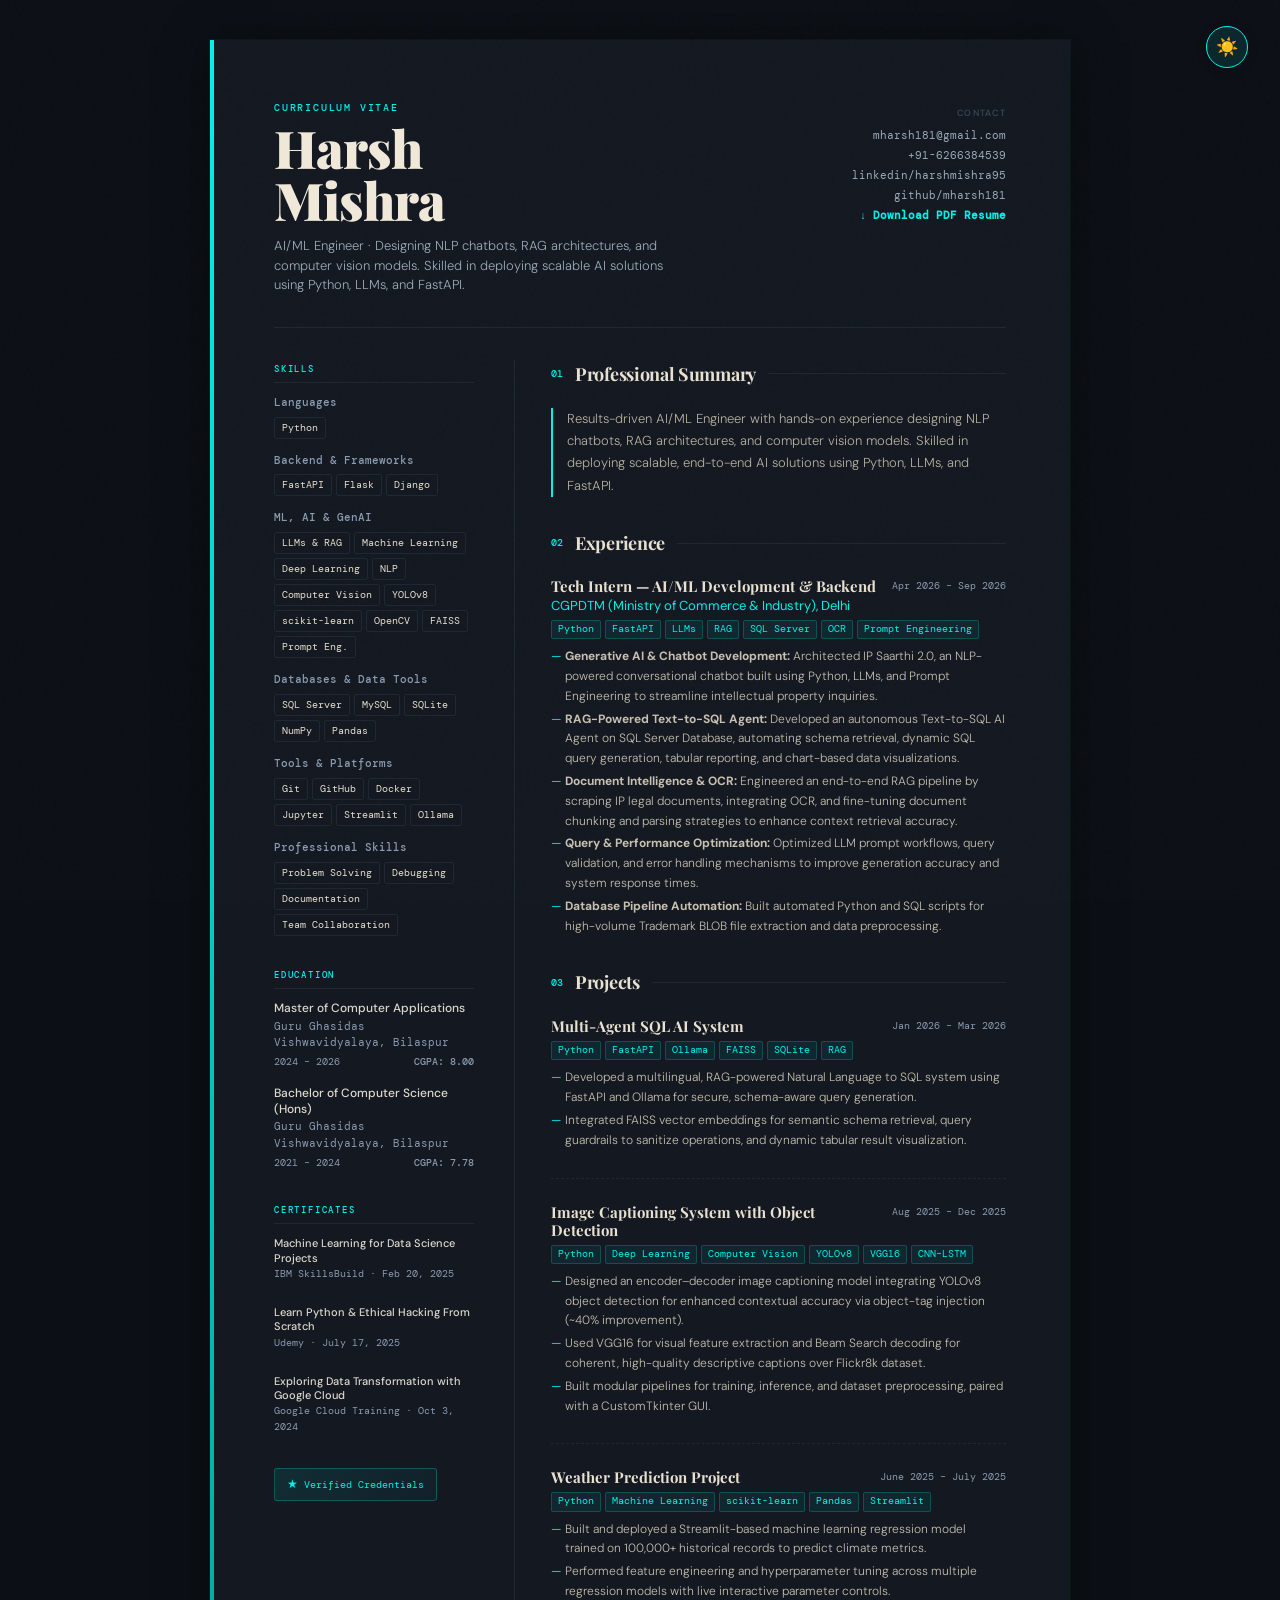
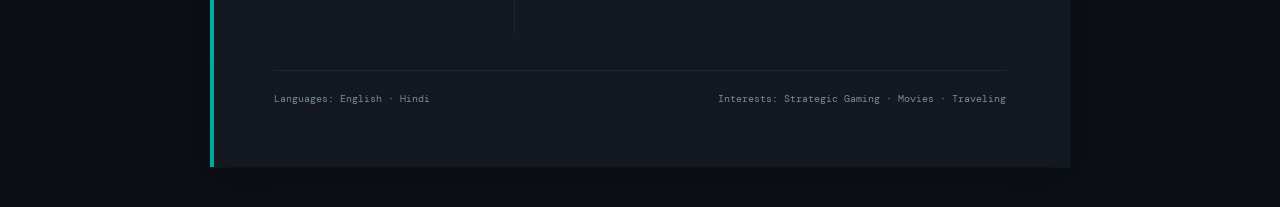
<file: harsh_mishra_resume.html>
<!DOCTYPE html>
<html lang="en">
<head>
<meta charset="UTF-8">
<meta name="viewport" content="width=device-width, initial-scale=1.0">
<title>Harsh Mishra — Resume</title>
<link href="https://fonts.googleapis.com/css2?family=Playfair+Display:wght@400;700;900&family=DM+Mono:wght@300;400;500&family=DM+Sans:wght@300;400;500&display=swap" rel="stylesheet">
<style>
  :root {
    --ink: #0f0e0d;
    --paper: #f5f0e8;
    --accent: #c8421a;
    --muted: #7a7060;
    --rule: #d4c9b5;
    --highlight: #e8dfc8;
    --page-bg: #faf6ee;
    --toggle-bg: rgba(200,66,26,0.1);
  }

  /* ── DARK MODE OVERRIDES ── */
  body.dark-mode {
    --ink: #e8e0d0;
    --paper: #0c1016;
    --accent: #00f2ea;
    --muted: #8a9bb0;
    --rule: #1e2733;
    --highlight: #131821;
    --page-bg: #131821;
    --toggle-bg: rgba(0,242,234,0.1);
  }

  body.dark-mode .page {
    background: var(--page-bg);
    box-shadow: 0 2px 40px rgba(0,0,0,0.5), 0 0 0 1px rgba(0,242,234,0.06);
  }

  body.dark-mode .page::before {
    background: linear-gradient(180deg, var(--accent) 0%, #00a89e 100%);
  }

  body.dark-mode .header {
    border-bottom-color: var(--rule);
  }

  body.dark-mode .tag {
    background: var(--highlight);
    border-color: var(--rule);
    color: var(--ink);
  }

  body.dark-mode .tag:hover {
    background: #1e2d3d;
    border-color: var(--accent);
  }

  body.dark-mode .stack-tag {
    color: var(--accent);
    background: rgba(0,242,234,0.07);
    border-color: rgba(0,242,234,0.2);
  }

  body.dark-mode .achievement-badge {
    background: linear-gradient(135deg, rgba(0,242,234,0.1), rgba(0,242,234,0.04));
    border-color: rgba(0,242,234,0.25);
    color: var(--accent);
  }

  body.dark-mode .footer-strip {
    border-top-color: var(--rule);
  }

  /* Fix hardcoded dark colors invisible on dark bg */
  body.dark-mode {
    background: var(--paper);
  }

  body.dark-mode .project-desc {
    color: #c8c0b0;
  }

  body.dark-mode .about-text {
    color: #b8b0a0;
  }

  body.dark-mode .tagline {
    color: #9aabb8;
  }

  body.dark-mode .contact-block a,
  body.dark-mode .contact-block span {
    color: #9aabb8;
  }

  body.dark-mode .contact-block a:hover {
    color: var(--accent);
  }

  body.dark-mode .edu-degree,
  body.dark-mode .cert-name {
    color: #ddd8cc;
  }

  body.dark-mode .edu-school,
  body.dark-mode .cert-issuer,
  body.dark-mode .edu-meta span {
    color: #8a9bb0;
  }

  body.dark-mode .skill-group-title {
    color: #8a9bb0;
  }

  body.dark-mode h1 {
    color: #f0e8d8;
  }

  body.dark-mode .footer-strip .lang,
  body.dark-mode .footer-strip .interests {
    color: #7a8a9a;
  }

  body.dark-mode .main {
    border-left-color: var(--rule);
  }

  body.dark-mode .c-label {
    color: #3a4a5a;
  }

  /* ── THEME TOGGLE BUTTON ── */
  .resume-theme-btn {
    position: fixed;
    top: 1.6rem;
    right: 2rem;
    width: 42px;
    height: 42px;
    border-radius: 50%;
    background: var(--toggle-bg);
    border: 1.5px solid var(--accent);
    color: var(--accent);
    font-size: 18px;
    cursor: pointer;
    display: flex;
    align-items: center;
    justify-content: center;
    z-index: 9999;
    transition: background 0.3s, color 0.3s, box-shadow 0.3s;
    box-shadow: 0 2px 12px rgba(0,0,0,0.15);
  }

  .resume-theme-btn:hover {
    box-shadow: 0 0 14px var(--accent);
  }

  * { margin: 0; padding: 0; box-sizing: border-box; }

  body {
    background: var(--paper);
    color: var(--ink);
    font-family: 'DM Sans', sans-serif;
    font-size: 13px;
    line-height: 1.6;
    min-height: 100vh;
  }

  /* Grain texture overlay */
  body::before {
    content: '';
    position: fixed;
    top: 0; left: 0; right: 0; bottom: 0;
    background-image: url("data:image/svg+xml,%3Csvg viewBox='0 0 256 256' xmlns='http://www.w3.org/2000/svg'%3E%3Cfilter id='noise'%3E%3CfeTurbulence type='fractalNoise' baseFrequency='0.9' numOctaves='4' stitchTiles='stitch'/%3E%3C/filter%3E%3Crect width='100%25' height='100%25' filter='url(%23noise)' opacity='0.04'/%3E%3C/svg%3E");
    pointer-events: none;
    z-index: 100;
    opacity: 0.4;
  }

  .page {
    max-width: 860px;
    margin: 40px auto;
    padding: 60px 64px;
    background: #faf6ee;
    box-shadow: 0 2px 40px rgba(0,0,0,0.12), 0 0 0 1px rgba(0,0,0,0.04);
    position: relative;
    animation: fadeUp 0.7s ease both;
  }

  @keyframes fadeUp {
    from { opacity: 0; transform: translateY(20px); }
    to { opacity: 1; transform: translateY(0); }
  }

  /* Left accent bar */
  .page::before {
    content: '';
    position: absolute;
    left: 0; top: 0; bottom: 0;
    width: 4px;
    background: linear-gradient(180deg, var(--accent) 0%, #8b2c0f 100%);
  }

  /* ── HEADER ── */
  .header {
    display: grid;
    grid-template-columns: 1fr auto;
    gap: 24px;
    align-items: start;
    padding-bottom: 32px;
    border-bottom: 1.5px solid var(--ink);
    margin-bottom: 32px;
  }

  .header-left { }

  .label {
    font-family: 'DM Mono', monospace;
    font-size: 10px;
    letter-spacing: 0.18em;
    text-transform: uppercase;
    color: var(--accent);
    font-weight: 500;
    margin-bottom: 6px;
  }

  h1 {
    font-family: 'Playfair Display', serif;
    font-size: 52px;
    font-weight: 900;
    line-height: 1;
    letter-spacing: -1px;
    color: var(--ink);
    margin-bottom: 10px;
  }

  .tagline {
    font-family: 'DM Sans', sans-serif;
    font-size: 13px;
    color: var(--muted);
    font-weight: 300;
    max-width: 420px;
    line-height: 1.5;
  }

  .contact-block {
    text-align: right;
    padding-top: 6px;
  }

  .contact-block a,
  .contact-block span {
    display: block;
    font-family: 'DM Mono', monospace;
    font-size: 10.5px;
    color: var(--muted);
    text-decoration: none;
    margin-bottom: 3px;
    transition: color 0.2s;
  }

  .contact-block a:hover { color: var(--accent); }

  .contact-block .c-label {
    font-size: 9px;
    letter-spacing: 0.14em;
    text-transform: uppercase;
    color: var(--rule);
    margin-bottom: 8px;
    font-weight: 500;
  }

  /* ── LAYOUT ── */
  .body-grid {
    display: grid;
    grid-template-columns: 200px 1fr;
    gap: 0 40px;
  }

  /* ── SIDEBAR ── */
  .sidebar { padding-top: 2px; }

  .sidebar-section { margin-bottom: 32px; }

  .sidebar-section .sec-label {
    font-family: 'DM Mono', monospace;
    font-size: 9px;
    letter-spacing: 0.2em;
    text-transform: uppercase;
    color: var(--accent);
    font-weight: 500;
    margin-bottom: 12px;
    padding-bottom: 6px;
    border-bottom: 1px solid var(--rule);
  }

  .skill-group { margin-bottom: 14px; }

  .skill-group-title {
    font-size: 10.5px;
    font-weight: 500;
    color: var(--muted);
    margin-bottom: 5px;
    font-family: 'DM Mono', monospace;
  }

  .skill-tags {
    display: flex;
    flex-wrap: wrap;
    gap: 4px;
  }

  .tag {
    font-size: 10px;
    background: var(--highlight);
    color: var(--ink);
    padding: 2px 7px;
    border-radius: 2px;
    font-family: 'DM Mono', monospace;
    border: 1px solid var(--rule);
    transition: background 0.2s, border-color 0.2s;
  }

  .tag:hover {
    background: #e0d4b8;
    border-color: var(--muted);
  }

  .edu-item { margin-bottom: 16px; }

  .edu-degree {
    font-size: 12px;
    font-weight: 500;
    color: var(--ink);
    line-height: 1.3;
  }

  .edu-school {
    font-size: 10.5px;
    color: var(--muted);
    margin-top: 2px;
    font-family: 'DM Mono', monospace;
  }

  .edu-meta {
    display: flex;
    justify-content: space-between;
    font-size: 10px;
    color: var(--muted);
    margin-top: 2px;
    font-family: 'DM Mono', monospace;
  }

  .edu-cgpa {
    color: var(--accent);
    font-weight: 500;
  }

  .cert-item {
    margin-bottom: 11px;
    padding-bottom: 11px;
    border-bottom: 1px solid var(--highlight);
  }

  .cert-item:last-child { border-bottom: none; }

  .cert-name {
    font-size: 11px;
    font-weight: 500;
    color: var(--ink);
    line-height: 1.3;
  }

  .cert-issuer {
    font-size: 10px;
    color: var(--muted);
    font-family: 'DM Mono', monospace;
    margin-top: 1px;
  }

  /* ── MAIN ── */
  .main { border-left: 1px solid var(--rule); padding-left: 36px; }

  .main-section { margin-bottom: 32px; }

  .section-header {
    display: flex;
    align-items: center;
    gap: 12px;
    margin-bottom: 20px;
  }

  .section-header h2 {
    font-family: 'Playfair Display', serif;
    font-size: 18px;
    font-weight: 700;
    color: var(--ink);
    letter-spacing: -0.3px;
  }

  .section-header .line {
    flex: 1;
    height: 1px;
    background: var(--rule);
  }

  .section-number {
    font-family: 'DM Mono', monospace;
    font-size: 10px;
    color: var(--accent);
    font-weight: 500;
  }

  /* About */
  .about-text {
    font-size: 13px;
    color: var(--muted);
    line-height: 1.7;
    font-weight: 300;
    border-left: 2px solid var(--accent);
    padding-left: 14px;
  }

  /* Projects */
  .project {
    margin-bottom: 24px;
    padding-bottom: 24px;
    border-bottom: 1px dashed var(--rule);
    animation: fadeUp 0.6s ease both;
  }

  .project:last-child { border-bottom: none; margin-bottom: 0; padding-bottom: 0; }

  .project-header {
    display: flex;
    justify-content: space-between;
    align-items: flex-start;
    margin-bottom: 6px;
    gap: 12px;
  }

  .project-title {
    font-family: 'Playfair Display', serif;
    font-size: 15px;
    font-weight: 700;
    color: var(--ink);
    line-height: 1.2;
  }

  .project-date {
    font-family: 'DM Mono', monospace;
    font-size: 9.5px;
    color: var(--muted);
    white-space: nowrap;
    padding-top: 2px;
  }

  .project-stack {
    display: flex;
    flex-wrap: wrap;
    gap: 4px;
    margin-bottom: 8px;
  }

  .stack-tag {
    font-family: 'DM Mono', monospace;
    font-size: 9.5px;
    color: var(--accent);
    background: rgba(200, 66, 26, 0.07);
    padding: 1px 6px;
    border-radius: 2px;
    border: 1px solid rgba(200, 66, 26, 0.2);
  }

  .project-desc {
    font-size: 12px;
    color: #4a4540;
    line-height: 1.65;
    font-weight: 300;
  }

  .project-desc li {
    padding-left: 14px;
    position: relative;
    margin-bottom: 3px;
    list-style: none;
  }

  .project-desc li::before {
    content: '—';
    position: absolute;
    left: 0;
    color: var(--accent);
    font-weight: 400;
  }

  /* Footer strip */
  .footer-strip {
    margin-top: 36px;
    padding-top: 20px;
    border-top: 1.5px solid var(--ink);
    display: flex;
    justify-content: space-between;
    align-items: center;
  }

  .footer-strip .lang {
    font-family: 'DM Mono', monospace;
    font-size: 10px;
    color: var(--muted);
  }

  .footer-strip .interests {
    font-size: 10px;
    color: var(--muted);
    font-family: 'DM Mono', monospace;
  }

  .achievement-badge {
    display: inline-flex;
    align-items: center;
    gap: 6px;
    background: linear-gradient(135deg, #c8421a15, #c8421a08);
    border: 1px solid rgba(200,66,26,0.25);
    border-radius: 3px;
    padding: 6px 12px;
    font-family: 'DM Mono', monospace;
    font-size: 10px;
    color: var(--accent);
    margin-top: 10px;
  }

  .achievement-badge::before {
    content: '★';
    font-size: 12px;
  }

  @media print {
    body { background: white; }
    .page { box-shadow: none; margin: 0; }
    body::before { display: none; }
  }
</style>
</head>
<body>
<!-- Theme Toggle Button -->
<button class="resume-theme-btn" id="resume-theme-btn" title="Toggle theme">🌙</button>
<div class="page">

  <!-- HEADER -->
  <header class="header">
    <div class="header-left">
      <div class="label">Curriculum Vitae</div>
      <h1>Harsh<br>Mishra</h1>
      <p class="tagline">AI/ML Engineer · Designing NLP chatbots, RAG architectures, and computer vision models. Skilled in deploying scalable AI solutions using Python, LLMs, and FastAPI.</p>
    </div>
    <div class="contact-block">
      <div class="c-label">Contact</div>
      <a href="mailto:mharsh181@gmail.com">mharsh181@gmail.com</a>
      <span>+91-6266384539</span>
      <a href="https://linkedin.com/in/harshmishra95" target="_blank">linkedin/harshmishra95</a>
      <a href="https://github.com/mharsh181" target="_blank">github/mharsh181</a>
      <a href="Harsh_Mishra_resume-8sept.pdf" download style="color:var(--accent); font-weight:600;">↓ Download PDF Resume</a>
    </div>
  </header>

  <!-- BODY -->
  <div class="body-grid">

    <!-- SIDEBAR -->
    <aside class="sidebar">

      <div class="sidebar-section">
        <div class="sec-label">Skills</div>

        <div class="skill-group">
          <div class="skill-group-title">Languages</div>
          <div class="skill-tags">
            <span class="tag">Python</span>
          </div>
        </div>

        <div class="skill-group">
          <div class="skill-group-title">Backend & Frameworks</div>
          <div class="skill-tags">
            <span class="tag">FastAPI</span>
            <span class="tag">Flask</span>
            <span class="tag">Django</span>
          </div>
        </div>

        <div class="skill-group">
          <div class="skill-group-title">ML, AI & GenAI</div>
          <div class="skill-tags">
            <span class="tag">LLMs & RAG</span>
            <span class="tag">Machine Learning</span>
            <span class="tag">Deep Learning</span>
            <span class="tag">NLP</span>
            <span class="tag">Computer Vision</span>
            <span class="tag">YOLOv8</span>
            <span class="tag">scikit-learn</span>
            <span class="tag">OpenCV</span>
            <span class="tag">FAISS</span>
            <span class="tag">Prompt Eng.</span>
          </div>
        </div>

        <div class="skill-group">
          <div class="skill-group-title">Databases & Data Tools</div>
          <div class="skill-tags">
            <span class="tag">SQL Server</span>
            <span class="tag">MySQL</span>
            <span class="tag">SQLite</span>
            <span class="tag">NumPy</span>
            <span class="tag">Pandas</span>
          </div>
        </div>

        <div class="skill-group">
          <div class="skill-group-title">Tools & Platforms</div>
          <div class="skill-tags">
            <span class="tag">Git</span>
            <span class="tag">GitHub</span>
            <span class="tag">Docker</span>
            <span class="tag">Jupyter</span>
            <span class="tag">Streamlit</span>
            <span class="tag">Ollama</span>
          </div>
        </div>

        <div class="skill-group">
          <div class="skill-group-title">Professional Skills</div>
          <div class="skill-tags">
            <span class="tag">Problem Solving</span>
            <span class="tag">Debugging</span>
            <span class="tag">Documentation</span>
            <span class="tag">Team Collaboration</span>
          </div>
        </div>
      </div>

      <div class="sidebar-section">
        <div class="sec-label">Education</div>

        <div class="edu-item">
          <div class="edu-degree">Master of Computer Applications</div>
          <div class="edu-school">Guru Ghasidas Vishwavidyalaya, Bilaspur</div>
          <div class="edu-meta">
            <span>2024 – 2026</span>
            <span class="edu-cgpa">CGPA: 8.00</span>
          </div>
        </div>

        <div class="edu-item">
          <div class="edu-degree">Bachelor of Computer Science (Hons)</div>
          <div class="edu-school">Guru Ghasidas Vishwavidyalaya, Bilaspur</div>
          <div class="edu-meta">
            <span>2021 – 2024</span>
            <span class="edu-cgpa">CGPA: 7.78</span>
          </div>
        </div>
      </div>

      <div class="sidebar-section">
        <div class="sec-label">Certificates</div>

        <div class="cert-item">
          <div class="cert-name">Machine Learning for Data Science Projects</div>
          <div class="cert-issuer">IBM SkillsBuild · Feb 20, 2025</div>
        </div>

        <div class="cert-item">
          <div class="cert-name">Learn Python & Ethical Hacking From Scratch</div>
          <div class="cert-issuer">Udemy · July 17, 2025</div>
        </div>

        <div class="cert-item">
          <div class="cert-name">Exploring Data Transformation with Google Cloud</div>
          <div class="cert-issuer">Google Cloud Training · Oct 3, 2024</div>
        </div>

        <div class="achievement-badge">Verified Credentials</div>
      </div>

    </aside>

    <!-- MAIN -->
    <main class="main">

      <section class="main-section">
        <div class="section-header">
          <span class="section-number">01</span>
          <h2>Professional Summary</h2>
          <div class="line"></div>
        </div>
        <p class="about-text">Results-driven AI/ML Engineer with hands-on experience designing NLP chatbots, RAG architectures, and computer vision models. Skilled in deploying scalable, end-to-end AI solutions using Python, LLMs, and FastAPI.</p>
      </section>

      <section class="main-section">
        <div class="section-header">
          <span class="section-number">02</span>
          <h2>Experience</h2>
          <div class="line"></div>
        </div>

        <div class="project">
          <div class="project-header">
            <div class="project-title">Tech Intern — AI/ML Development & Backend<br><span style="font-family:'DM Sans',sans-serif; font-weight:400; font-size:13px; color:var(--accent);">CGPDTM (Ministry of Commerce & Industry), Delhi</span></div>
            <div class="project-date">Apr 2026 – Sep 2026</div>
          </div>
          <div class="project-stack">
            <span class="stack-tag">Python</span>
            <span class="stack-tag">FastAPI</span>
            <span class="stack-tag">LLMs</span>
            <span class="stack-tag">RAG</span>
            <span class="stack-tag">SQL Server</span>
            <span class="stack-tag">OCR</span>
            <span class="stack-tag">Prompt Engineering</span>
          </div>
          <ul class="project-desc">
            <li><strong>Generative AI & Chatbot Development:</strong> Architected IP Saarthi 2.0, an NLP-powered conversational chatbot built using Python, LLMs, and Prompt Engineering to streamline intellectual property inquiries.</li>
            <li><strong>RAG-Powered Text-to-SQL Agent:</strong> Developed an autonomous Text-to-SQL AI Agent on SQL Server Database, automating schema retrieval, dynamic SQL query generation, tabular reporting, and chart-based data visualizations.</li>
            <li><strong>Document Intelligence & OCR:</strong> Engineered an end-to-end RAG pipeline by scraping IP legal documents, integrating OCR, and fine-tuning document chunking and parsing strategies to enhance context retrieval accuracy.</li>
            <li><strong>Query & Performance Optimization:</strong> Optimized LLM prompt workflows, query validation, and error handling mechanisms to improve generation accuracy and system response times.</li>
            <li><strong>Database Pipeline Automation:</strong> Built automated Python and SQL scripts for high-volume Trademark BLOB file extraction and data preprocessing.</li>
          </ul>
        </div>
      </section>

      <section class="main-section">
        <div class="section-header">
          <span class="section-number">03</span>
          <h2>Projects</h2>
          <div class="line"></div>
        </div>

        <div class="project">
          <div class="project-header">
            <div class="project-title">Multi-Agent SQL AI System</div>
            <div class="project-date">Jan 2026 – Mar 2026</div>
          </div>
          <div class="project-stack">
            <span class="stack-tag">Python</span>
            <span class="stack-tag">FastAPI</span>
            <span class="stack-tag">Ollama</span>
            <span class="stack-tag">FAISS</span>
            <span class="stack-tag">SQLite</span>
            <span class="stack-tag">RAG</span>
          </div>
          <ul class="project-desc">
            <li>Developed a multilingual, RAG-powered Natural Language to SQL system using FastAPI and Ollama for secure, schema-aware query generation.</li>
            <li>Integrated FAISS vector embeddings for semantic schema retrieval, query guardrails to sanitize operations, and dynamic tabular result visualization.</li>
          </ul>
        </div>

        <div class="project">
          <div class="project-header">
            <div class="project-title">Image Captioning System with Object Detection</div>
            <div class="project-date">Aug 2025 – Dec 2025</div>
          </div>
          <div class="project-stack">
            <span class="stack-tag">Python</span>
            <span class="stack-tag">Deep Learning</span>
            <span class="stack-tag">Computer Vision</span>
            <span class="stack-tag">YOLOv8</span>
            <span class="stack-tag">VGG16</span>
            <span class="stack-tag">CNN–LSTM</span>
          </div>
          <ul class="project-desc">
            <li>Designed an encoder–decoder image captioning model integrating YOLOv8 object detection for enhanced contextual accuracy via object-tag injection (~40% improvement).</li>
            <li>Used VGG16 for visual feature extraction and Beam Search decoding for coherent, high-quality descriptive captions over Flickr8k dataset.</li>
            <li>Built modular pipelines for training, inference, and dataset preprocessing, paired with a CustomTkinter GUI.</li>
          </ul>
        </div>

        <div class="project">
          <div class="project-header">
            <div class="project-title">Weather Prediction Project</div>
            <div class="project-date">June 2025 – July 2025</div>
          </div>
          <div class="project-stack">
            <span class="stack-tag">Python</span>
            <span class="stack-tag">Machine Learning</span>
            <span class="stack-tag">scikit-learn</span>
            <span class="stack-tag">Pandas</span>
            <span class="stack-tag">Streamlit</span>
          </div>
          <ul class="project-desc">
            <li>Built and deployed a Streamlit-based machine learning regression model trained on 100,000+ historical records to predict climate metrics.</li>
            <li>Performed feature engineering and hyperparameter tuning across multiple regression models with live interactive parameter controls.</li>
          </ul>
        </div>

      </section>

    </main>
  </div>

  <!-- FOOTER -->
  <div class="footer-strip">
    <div class="lang">Languages: English · Hindi</div>
    <div class="interests">Interests: Strategic Gaming · Movies · Traveling</div>
  </div>

</div>

<script>
  (function () {
    const btn = document.getElementById('resume-theme-btn');

    function applyTheme(theme) {
      if (theme === 'dark') {
        document.body.classList.add('dark-mode');
        btn.textContent = '☀️';
        btn.title = 'Switch to Light Mode';
      } else {
        document.body.classList.remove('dark-mode');
        btn.textContent = '🌙';
        btn.title = 'Switch to Dark Mode';
      }
    }

    // Read from localStorage (synced with portfolio)
    const saved = localStorage.getItem('theme');
    // Portfolio stores 'light' for light mode; anything else = dark
    applyTheme(saved === 'light' ? 'light' : 'dark');

    // Toggle on button click and write back to localStorage
    btn.addEventListener('click', function () {
      const isDark = document.body.classList.contains('dark-mode');
      const newTheme = isDark ? 'light' : 'dark';
      localStorage.setItem('theme', newTheme);
      applyTheme(newTheme);
    });

    // Live sync: if the portfolio tab changes the theme, reflect here immediately
    window.addEventListener('storage', function (e) {
      if (e.key === 'theme') {
        applyTheme(e.newValue === 'light' ? 'light' : 'dark');
      }
    });
  })();
</script>
</body>
</html>
</file>
